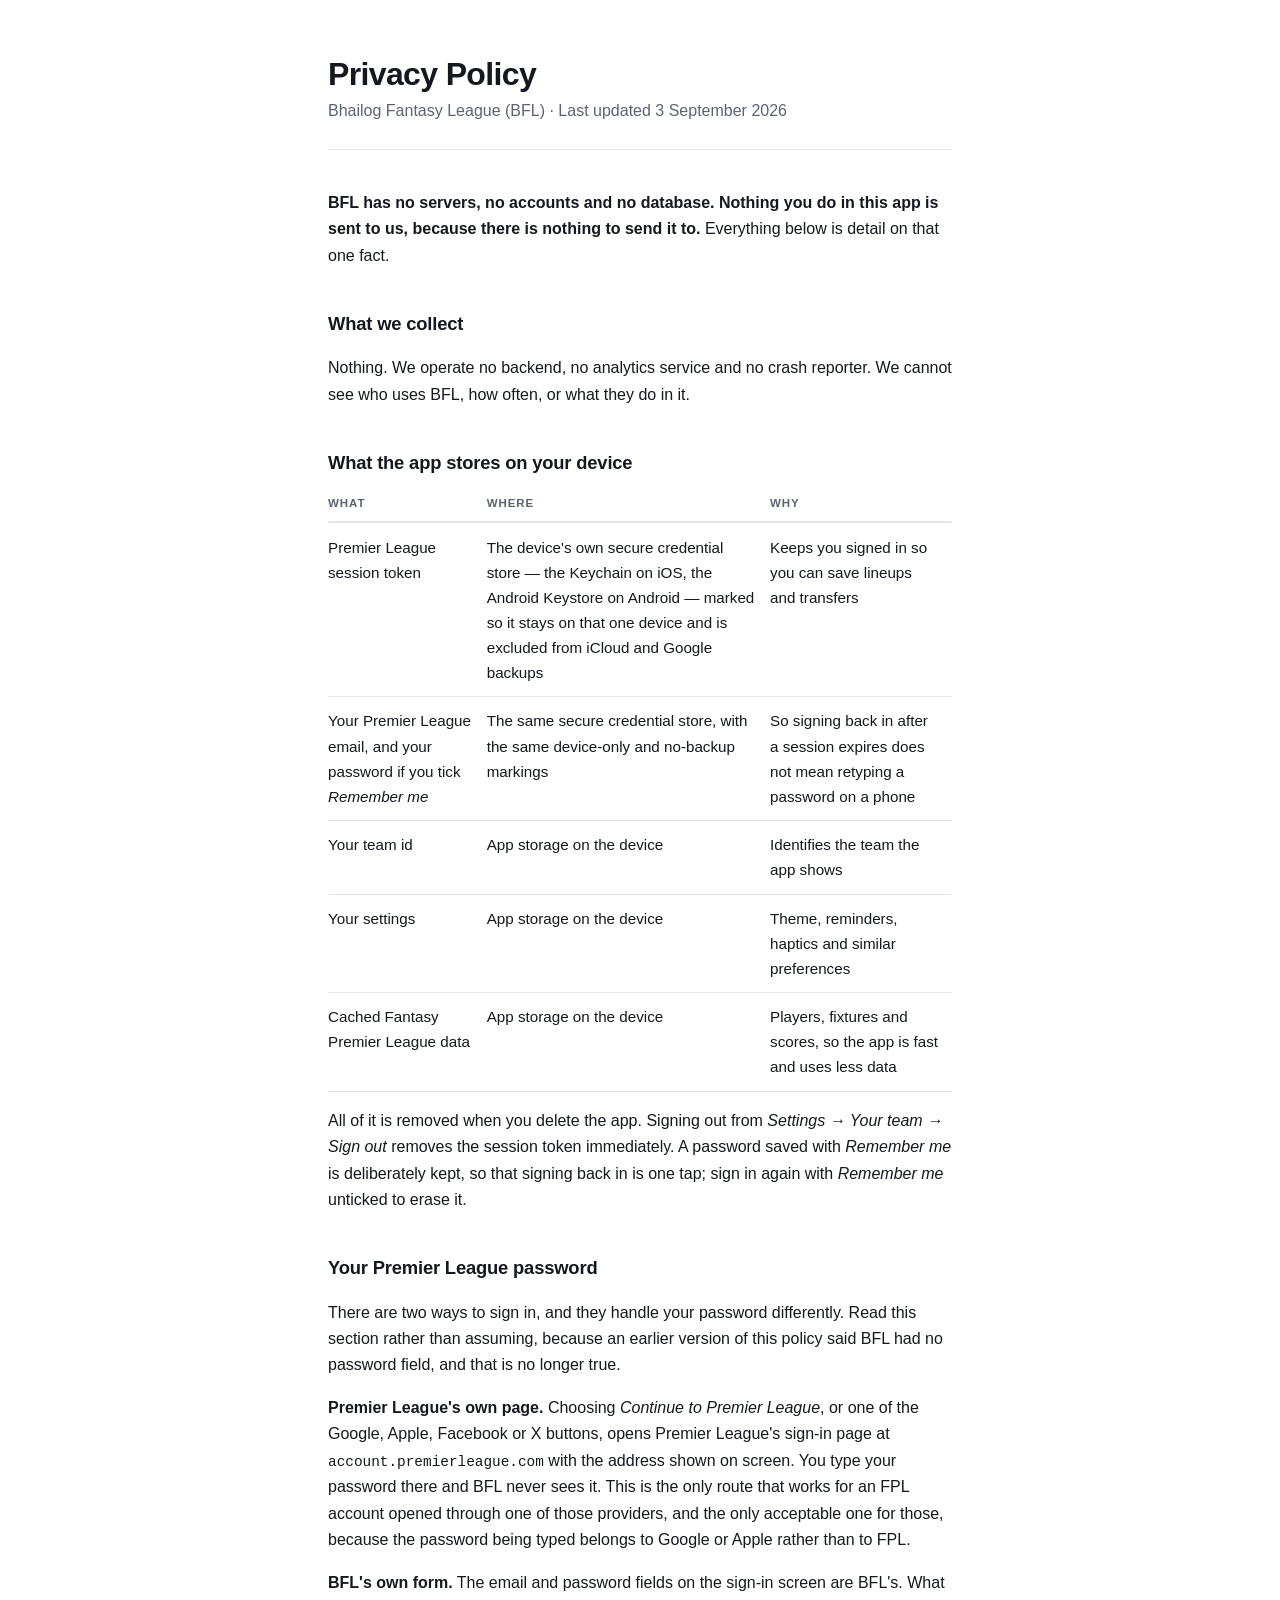
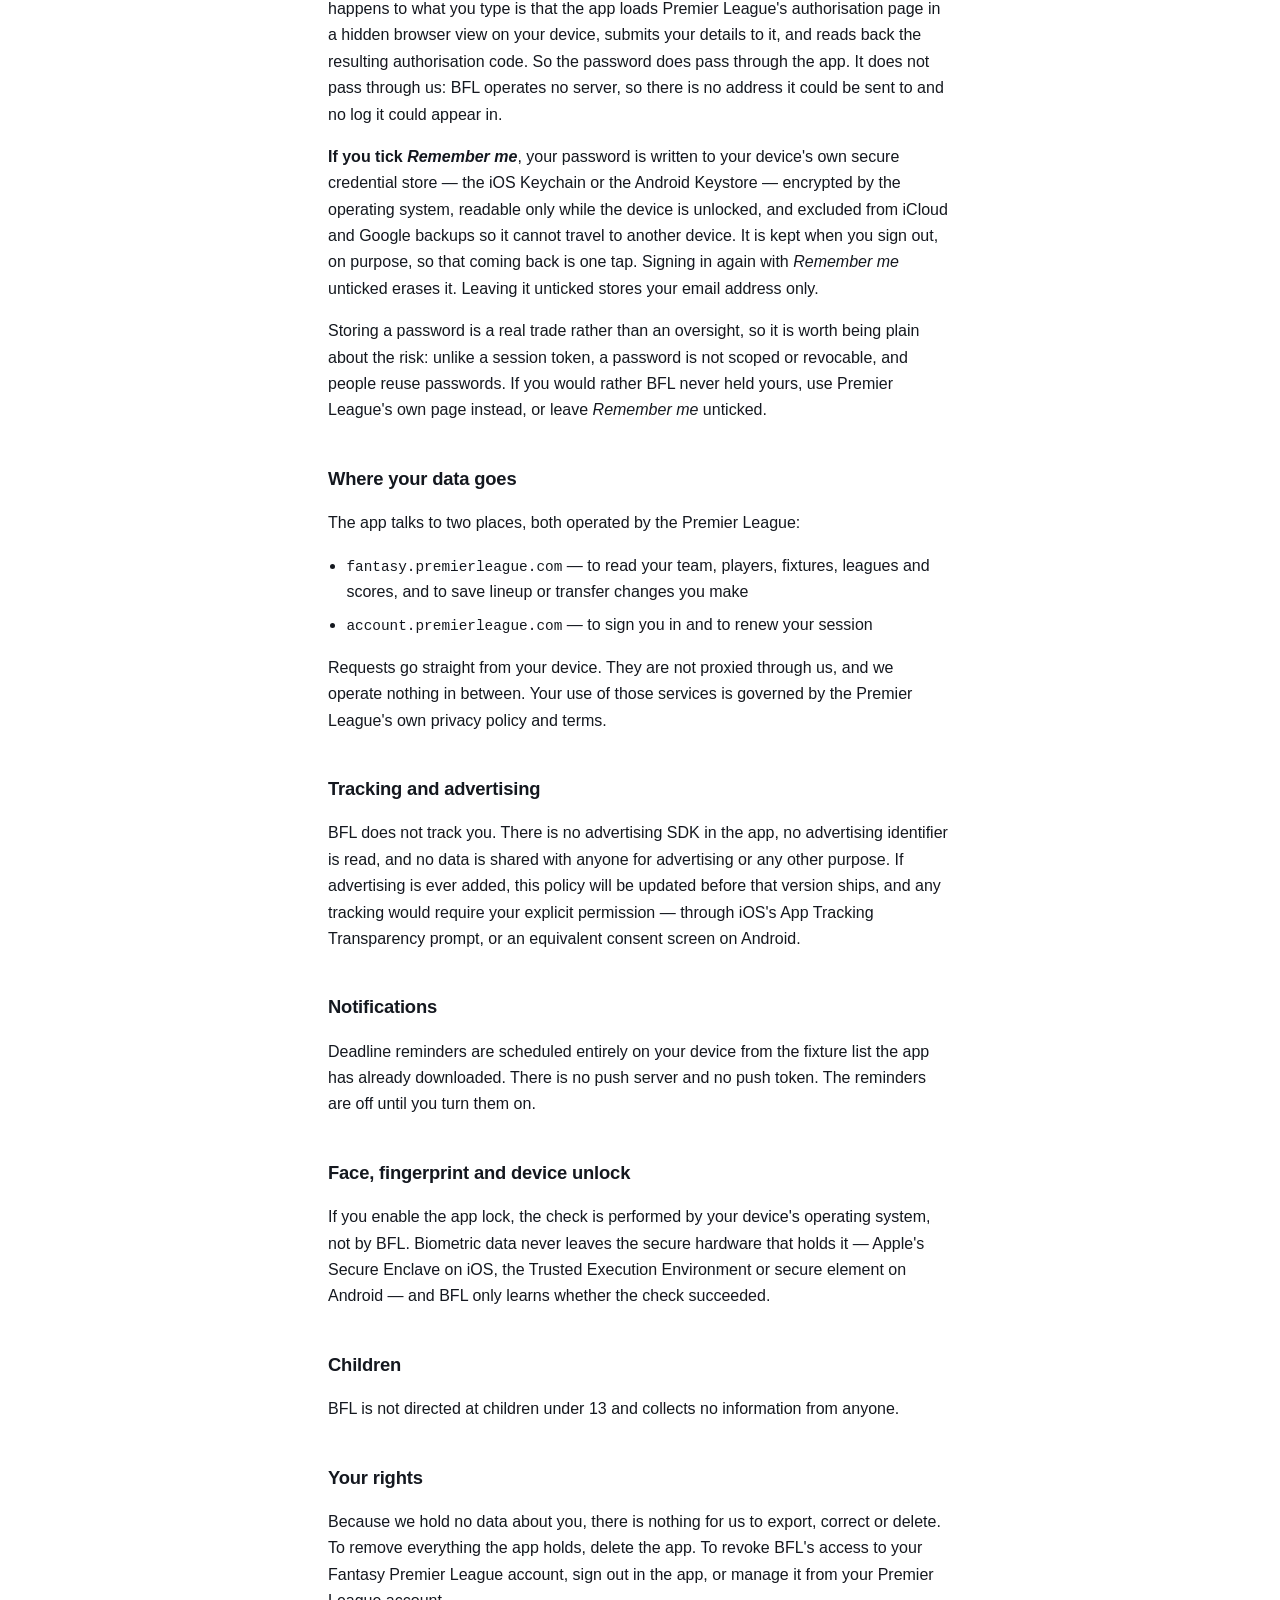
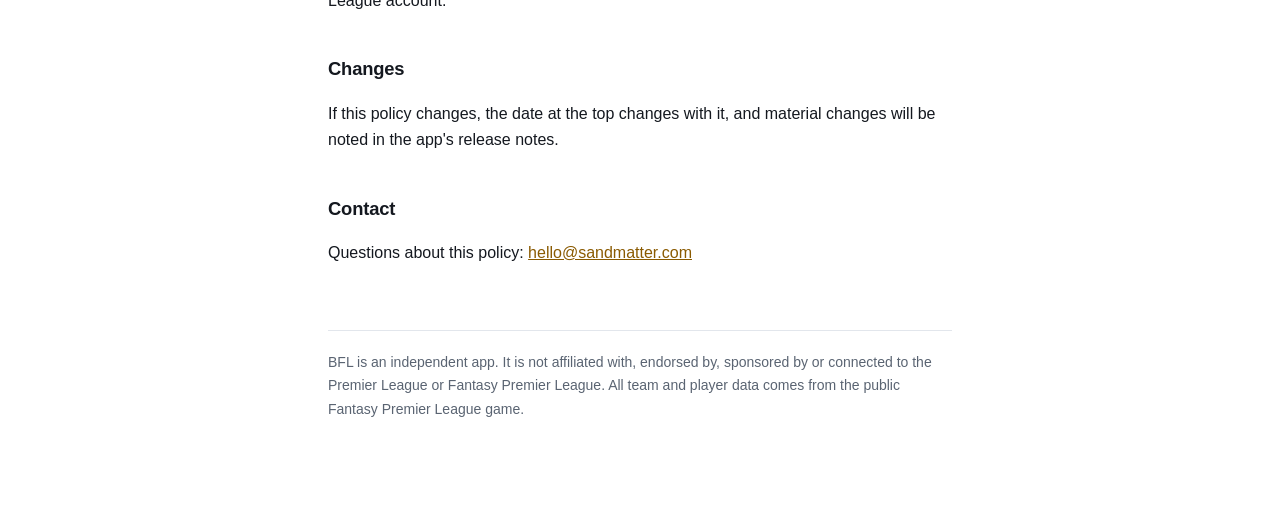
<file: index.html>
<!doctype html>
<html lang="en">
<head>
<meta charset="utf-8">
<meta name="viewport" content="width=device-width, initial-scale=1">
<title>BFL — Privacy Policy</title>
<link rel="stylesheet" href="style.css">
</head>
<body>
<main>

<h1>Privacy Policy</h1>
<p class="sub">Bhailog Fantasy League (BFL) · Last updated 3 September 2026</p>

<p><strong>BFL has no servers, no accounts and no database. Nothing you do in this
app is sent to us, because there is nothing to send it to.</strong> Everything below
is detail on that one fact.</p>

<h2>What we collect</h2>
<p>Nothing. We operate no backend, no analytics service and no crash reporter. We
cannot see who uses BFL, how often, or what they do in it.</p>

<h2>What the app stores on your device</h2>
<table>
  <thead><tr><th>What</th><th>Where</th><th>Why</th></tr></thead>
  <tbody>
    <tr><td>Premier League session token</td><td>The device's own secure credential store — the Keychain on iOS, the Android Keystore on Android — marked so it stays on that one device and is excluded from iCloud and Google backups</td><td>Keeps you signed in so you can save lineups and transfers</td></tr>
    <tr><td>Your Premier League email, and your password if you tick <em>Remember me</em></td><td>The same secure credential store, with the same device-only and no-backup markings</td><td>So signing back in after a session expires does not mean retyping a password on a phone</td></tr>
    <tr><td>Your team id</td><td>App storage on the device</td><td>Identifies the team the app shows</td></tr>
    <tr><td>Your settings</td><td>App storage on the device</td><td>Theme, reminders, haptics and similar preferences</td></tr>
    <tr><td>Cached Fantasy Premier League data</td><td>App storage on the device</td><td>Players, fixtures and scores, so the app is fast and uses less data</td></tr>
  </tbody>
</table>
<p>All of it is removed when you delete the app. Signing out from
<em>Settings → Your team → Sign out</em> removes the session token immediately. A
password saved with <em>Remember me</em> is deliberately kept, so that signing back
in is one tap; sign in again with <em>Remember me</em> unticked to erase it.</p>

<h2>Your Premier League password</h2>
<p>There are two ways to sign in, and they handle your password differently. Read this
section rather than assuming, because an earlier version of this policy said BFL had no
password field, and that is no longer true.</p>
<p><strong>Premier League's own page.</strong> Choosing <em>Continue to Premier League</em>,
or one of the Google, Apple, Facebook or X buttons, opens Premier League's sign-in page
at <code>account.premierleague.com</code> with the address shown on screen. You type your
password there and BFL never sees it. This is the only route that works for an FPL
account opened through one of those providers, and the only acceptable one for those,
because the password being typed belongs to Google or Apple rather than to FPL.</p>
<p><strong>BFL's own form.</strong> The email and password fields on the sign-in screen
are BFL's. What happens to what you type is that the app loads Premier League's
authorisation page in a hidden browser view on your device, submits your details to it,
and reads back the resulting authorisation code. So the password does pass through the
app. It does not pass through us: BFL operates no server, so there is no address it
could be sent to and no log it could appear in.</p>
<p><strong>If you tick <em>Remember me</em></strong>, your password is written to your
device's own secure credential store — the iOS Keychain or the Android Keystore —
encrypted by the operating system, readable only while the device is unlocked, and
excluded from iCloud and Google backups so it cannot travel to another device. It is
kept when you sign out, on purpose, so that coming back is one tap. Signing in again
with <em>Remember me</em> unticked erases it. Leaving it unticked stores your email
address only.</p>
<p>Storing a password is a real trade rather than an oversight, so it is worth being
plain about the risk: unlike a session token, a password is not scoped or revocable,
and people reuse passwords. If you would rather BFL never held yours, use Premier
League's own page instead, or leave <em>Remember me</em> unticked.</p>

<h2>Where your data goes</h2>
<p>The app talks to two places, both operated by the Premier League:</p>
<ul>
  <li><code>fantasy.premierleague.com</code> — to read your team, players, fixtures, leagues and scores, and to save lineup or transfer changes you make</li>
  <li><code>account.premierleague.com</code> — to sign you in and to renew your session</li>
</ul>
<p>Requests go straight from your device. They are not proxied through us, and we
operate nothing in between. Your use of those services is governed by the Premier
League's own privacy policy and terms.</p>

<h2>Tracking and advertising</h2>
<p>BFL does not track you. There is no advertising SDK in the app, no advertising
identifier is read, and no data is shared with anyone for advertising or any other
purpose. If advertising is ever added, this policy will be updated before that
version ships, and any tracking would require your explicit permission — through
iOS's App Tracking Transparency prompt, or an equivalent consent screen on Android.</p>

<h2>Notifications</h2>
<p>Deadline reminders are scheduled entirely on your device from the fixture list
the app has already downloaded. There is no push server and no push token. The
reminders are off until you turn them on.</p>

<h2>Face, fingerprint and device unlock</h2>
<p>If you enable the app lock, the check is performed by your device's operating
system, not by BFL. Biometric data never leaves the secure hardware that holds it
— Apple's Secure Enclave on iOS, the Trusted Execution Environment or secure
element on Android — and BFL only learns whether the check succeeded.</p>

<h2>Children</h2>
<p>BFL is not directed at children under 13 and collects no information from anyone.</p>

<h2>Your rights</h2>
<p>Because we hold no data about you, there is nothing for us to export, correct or
delete. To remove everything the app holds, delete the app. To revoke BFL's access
to your Fantasy Premier League account, sign out in the app, or manage it from your
Premier League account.</p>

<h2>Changes</h2>
<p>If this policy changes, the date at the top changes with it, and material changes
will be noted in the app's release notes.</p>

<h2>Contact</h2>
<p>Questions about this policy: <a href="mailto:hello@sandmatter.com">hello@sandmatter.com</a></p>

<footer>
BFL is an independent app. It is not affiliated with, endorsed by, sponsored by or
connected to the Premier League or Fantasy Premier League. All team and player data
comes from the public Fantasy Premier League game.
</footer>

</main>
</body>
</html>
</file>
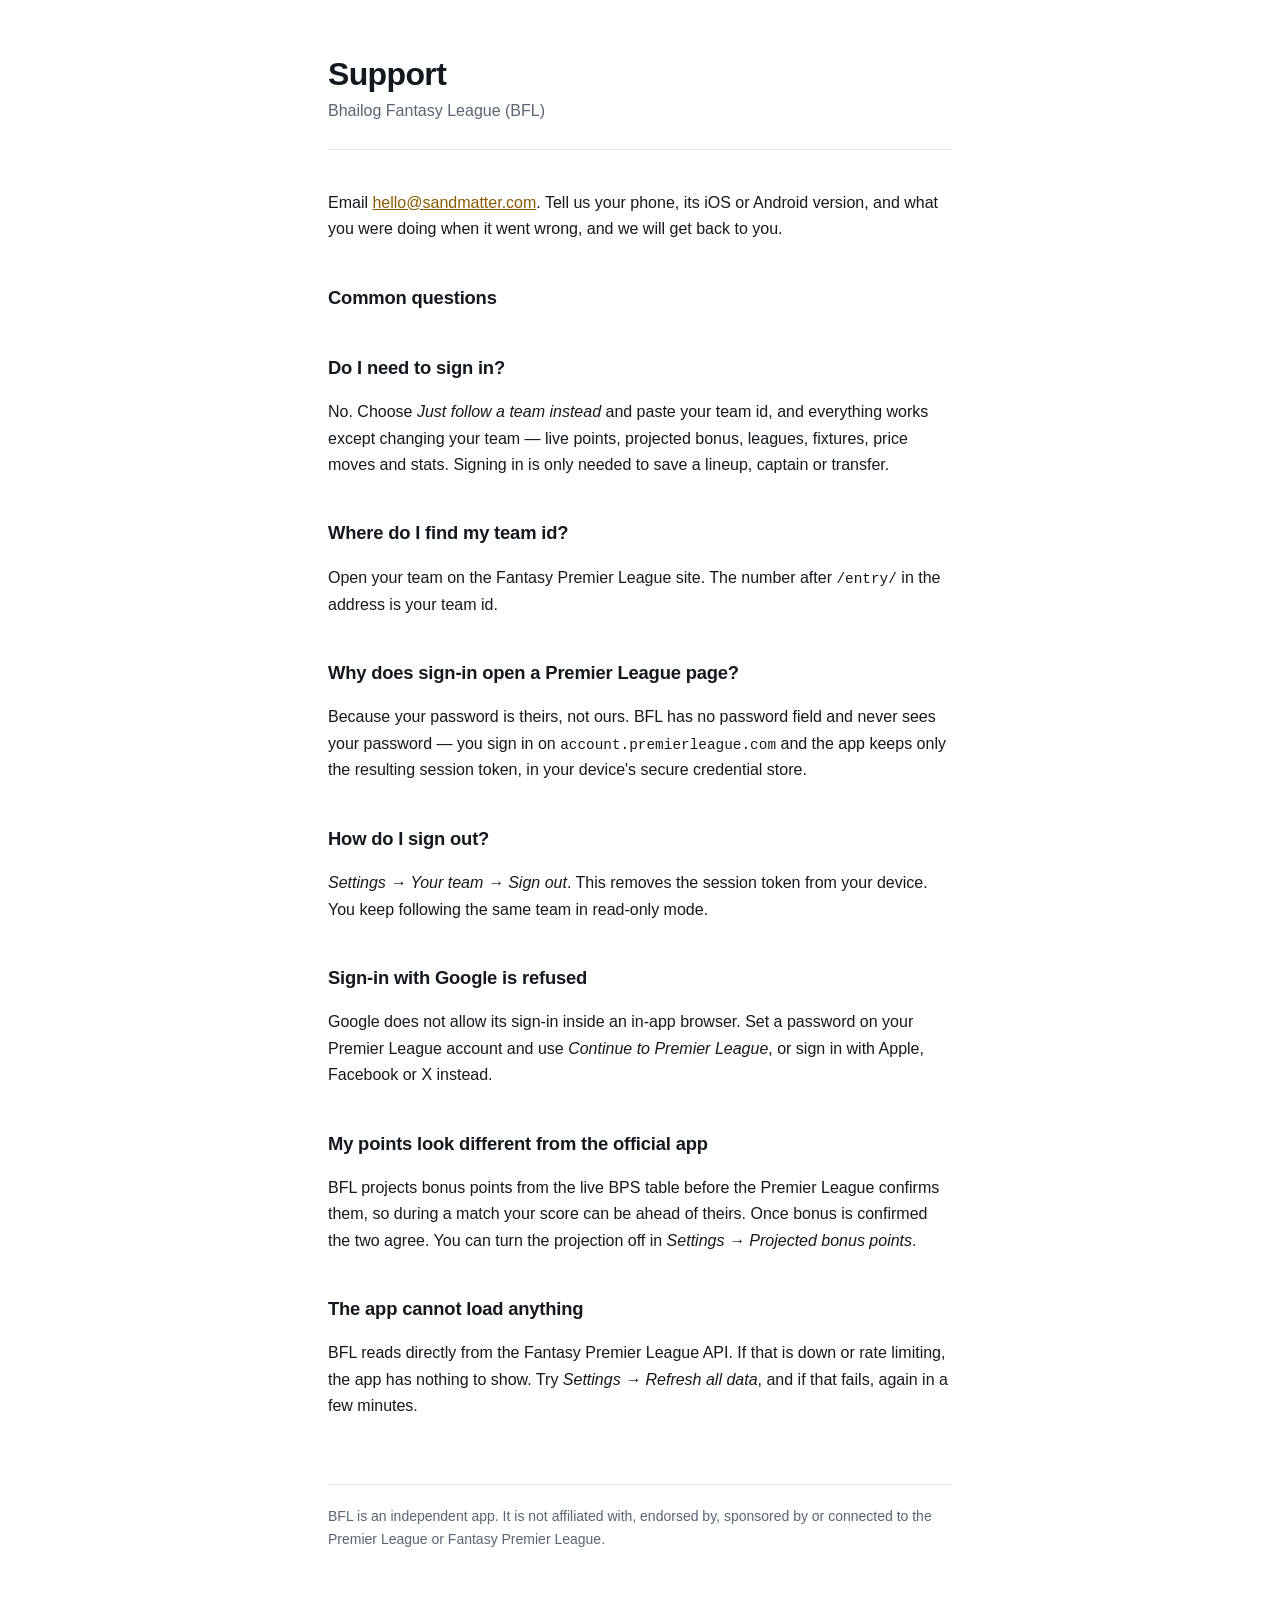
<file: support.html>
<!doctype html>
<html lang="en">
<head>
<meta charset="utf-8">
<meta name="viewport" content="width=device-width, initial-scale=1">
<title>BFL — Support</title>
<link rel="stylesheet" href="style.css">
</head>
<body>
<main>

<h1>Support</h1>
<p class="sub">Bhailog Fantasy League (BFL)</p>

<p>Email <a href="mailto:hello@sandmatter.com">hello@sandmatter.com</a>. Tell us your phone, its iOS or Android
version, and what you were doing when it went wrong, and we will get back to you.</p>

<h2>Common questions</h2>

<h2>Do I need to sign in?</h2>
<p>No. Choose <em>Just follow a team instead</em> and paste your team id, and everything
works except changing your team — live points, projected bonus, leagues, fixtures, price
moves and stats. Signing in is only needed to save a lineup, captain or transfer.</p>

<h2>Where do I find my team id?</h2>
<p>Open your team on the Fantasy Premier League site. The number after <code>/entry/</code>
in the address is your team id.</p>

<h2>Why does sign-in open a Premier League page?</h2>
<p>Because your password is theirs, not ours. BFL has no password field and never sees
your password — you sign in on <code>account.premierleague.com</code> and the app keeps
only the resulting session token, in your device's secure credential store.</p>

<h2>How do I sign out?</h2>
<p><em>Settings → Your team → Sign out</em>. This removes the session token from your
device. You keep following the same team in read-only mode.</p>

<h2>Sign-in with Google is refused</h2>
<p>Google does not allow its sign-in inside an in-app browser. Set a password on your
Premier League account and use <em>Continue to Premier League</em>, or sign in with Apple,
Facebook or X instead.</p>

<h2>My points look different from the official app</h2>
<p>BFL projects bonus points from the live BPS table before the Premier League confirms
them, so during a match your score can be ahead of theirs. Once bonus is confirmed the
two agree. You can turn the projection off in <em>Settings → Projected bonus points</em>.</p>

<h2>The app cannot load anything</h2>
<p>BFL reads directly from the Fantasy Premier League API. If that is down or rate
limiting, the app has nothing to show. Try <em>Settings → Refresh all data</em>, and if
that fails, again in a few minutes.</p>

<footer>
BFL is an independent app. It is not affiliated with, endorsed by, sponsored by or
connected to the Premier League or Fantasy Premier League.
</footer>

</main>
</body>
</html>
</file>
<file: style.css>
:root {
  --ground: #ffffff; --ink: #14181f; --muted: #5a6472;
  --hairline: #e2e6ec; --accent: #8a5a00;
}
@media (prefers-color-scheme: dark) {
  :root { --ground: #0a0d14; --ink: #e8ebf0; --muted: #939cab;
          --hairline: #222a36; --accent: #ffc857; }
}
* { box-sizing: border-box; }
body {
  margin: 0; background: var(--ground); color: var(--ink);
  font: 16px/1.65 -apple-system, BlinkMacSystemFont, "Segoe UI", Roboto, Helvetica, Arial, sans-serif;
  -webkit-text-size-adjust: 100%;
}
main { max-width: 42rem; margin: 0 auto; padding: 3.5rem 1.5rem 6rem; }
h1 { font-size: 2rem; line-height: 1.15; margin: 0 0 .35rem; letter-spacing: -.02em; }
h2 { font-size: 1.15rem; margin: 2.5rem 0 .6rem; letter-spacing: -.01em; }
.sub { color: var(--muted); margin: 0 0 2.5rem; padding-bottom: 1.5rem; border-bottom: 1px solid var(--hairline); }
p, li { color: var(--ink); }
ul { padding-left: 1.15rem; }
li { margin-bottom: .4rem; }
table { width: 100%; border-collapse: collapse; margin: 1rem 0; font-size: .95rem; }
th { text-align: left; font-size: .72rem; text-transform: uppercase; letter-spacing: .08em;
     color: var(--muted); border-bottom: 2px solid var(--hairline); padding: 0 .8rem .5rem 0; }
td { border-bottom: 1px solid var(--hairline); padding: .7rem .8rem .7rem 0; vertical-align: top; }
a { color: var(--accent); }
footer { margin-top: 4rem; padding-top: 1.25rem; border-top: 1px solid var(--hairline);
         color: var(--muted); font-size: .875rem; }
code { font-family: ui-monospace, SFMono-Regular, Menlo, monospace; font-size: .9em; }
</file>
